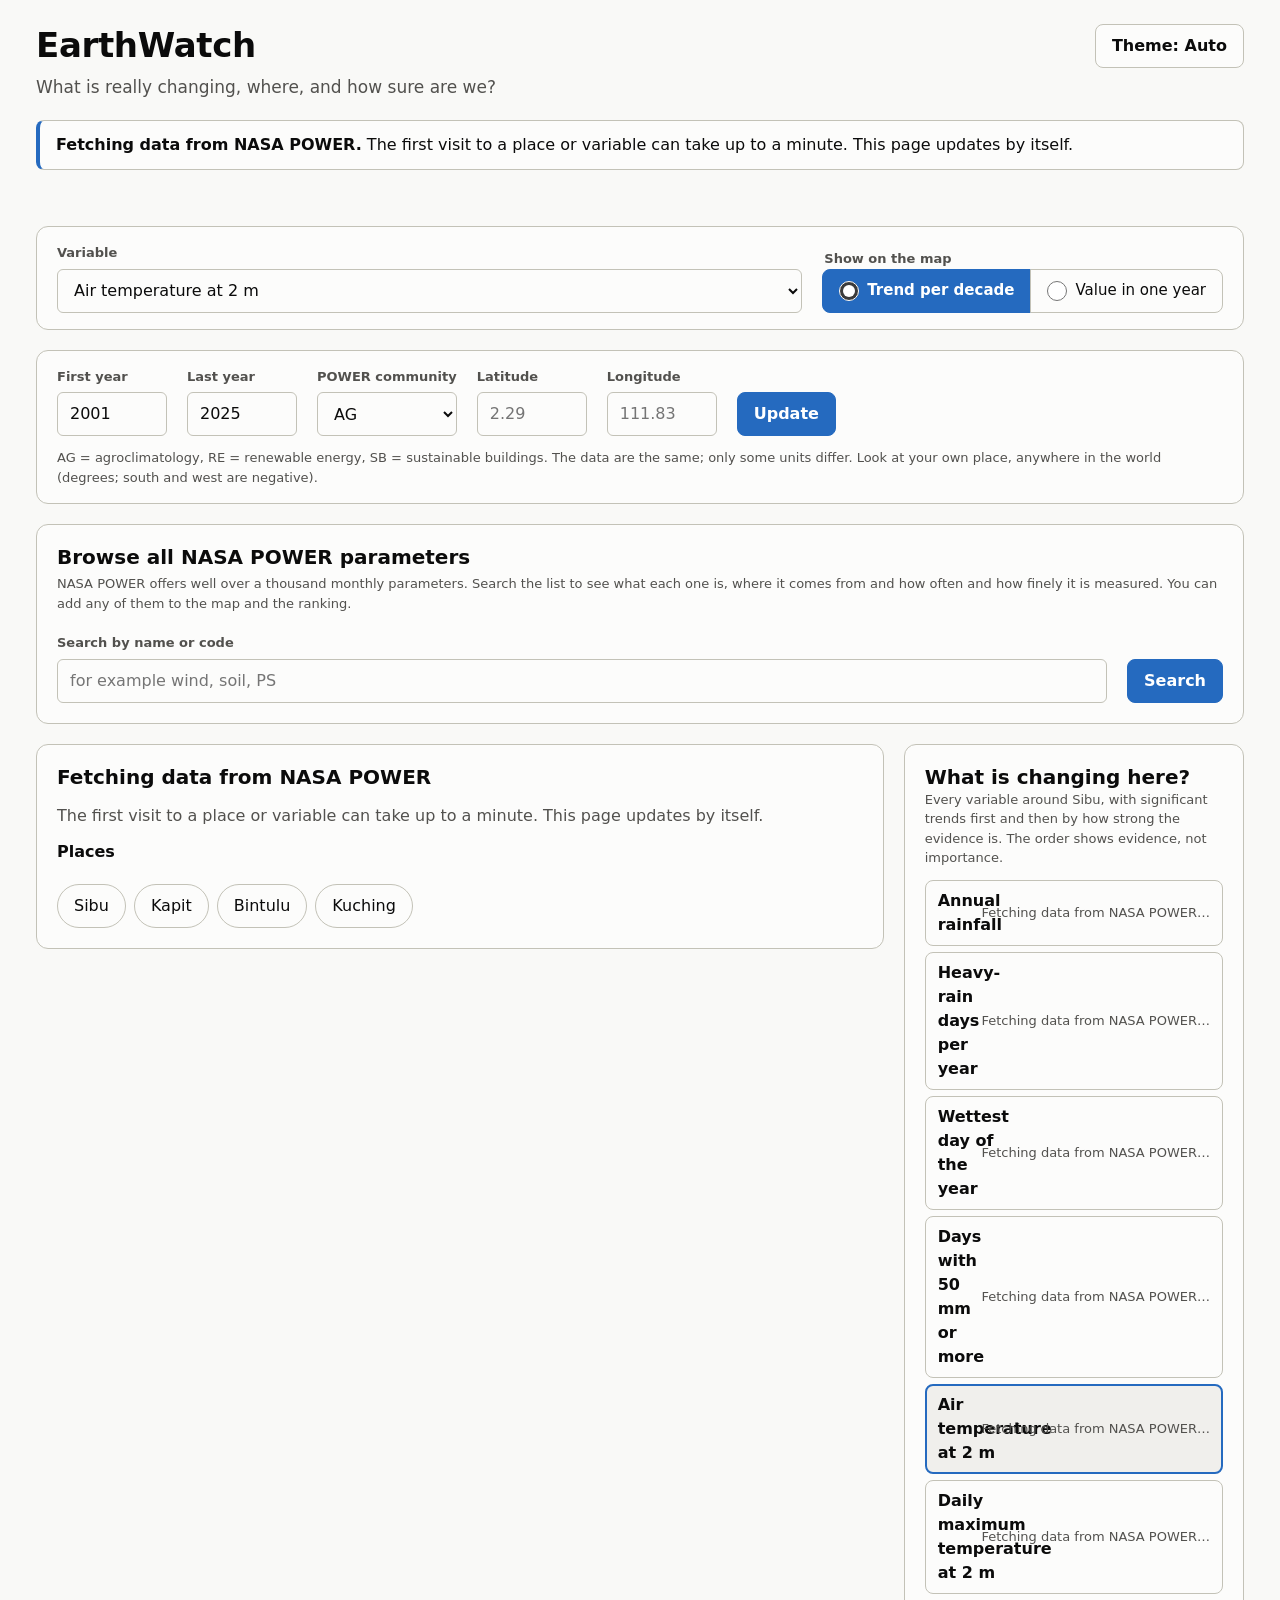
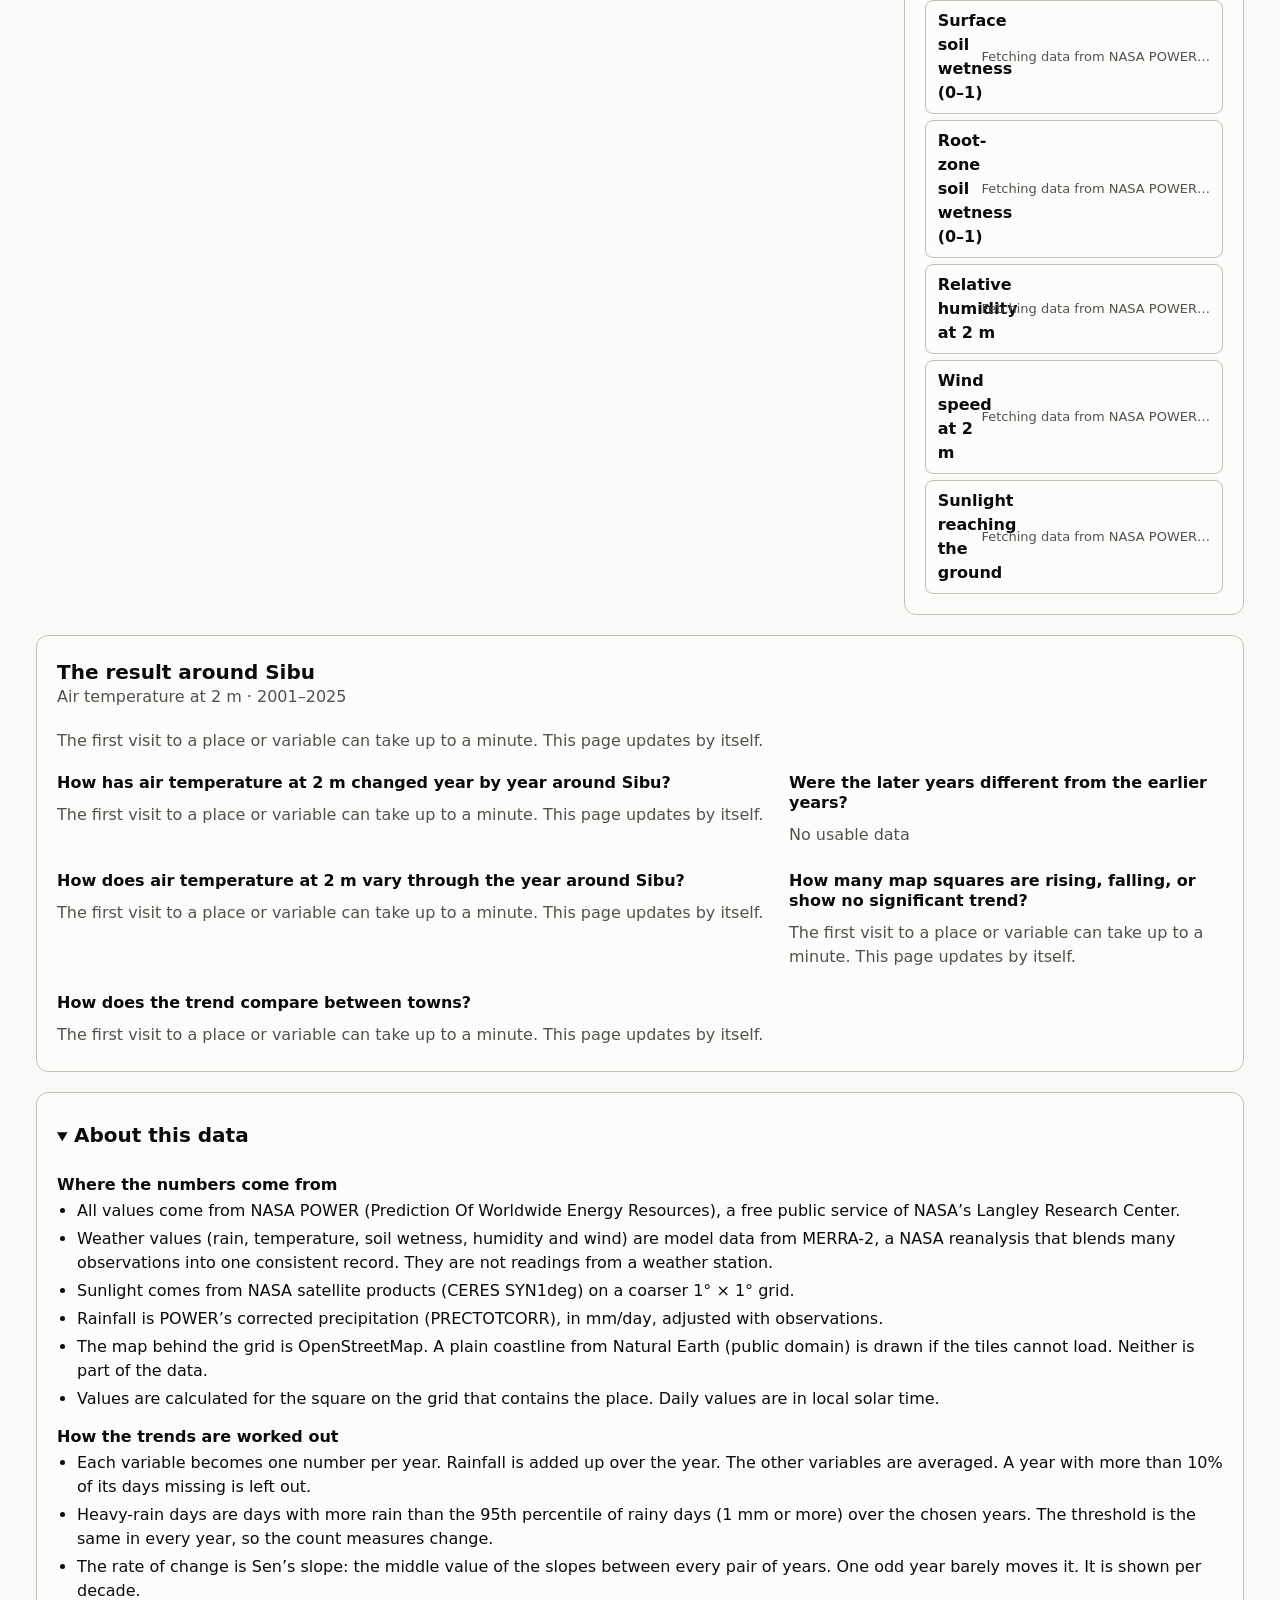
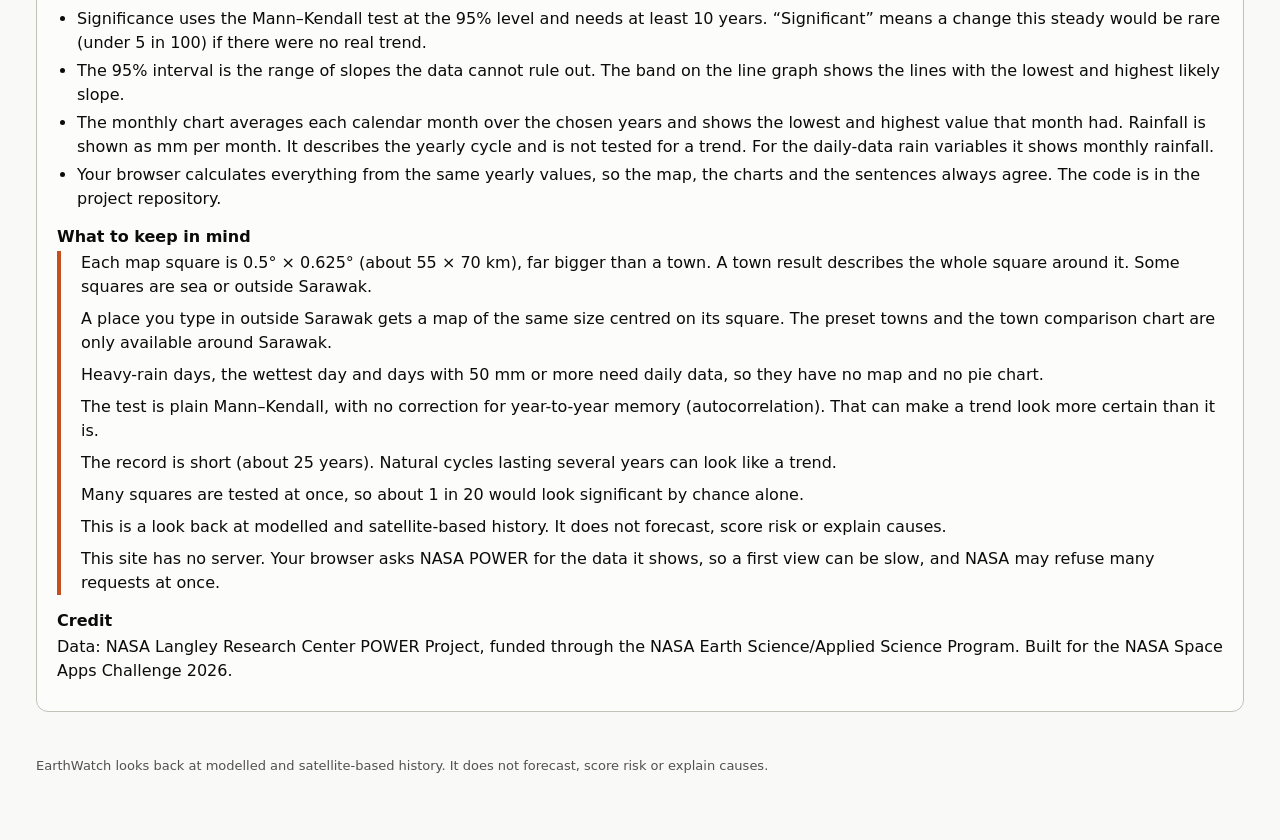
<file: index.html>
<!doctype html>
<html lang="en">
<head>
<meta charset="utf-8">
<meta name="viewport" content="width=device-width, initial-scale=1, viewport-fit=cover">
<meta name="color-scheme" content="light dark">
<meta http-equiv="Content-Security-Policy" content="default-src 'self'; script-src 'self'; style-src 'self'; style-src-attr 'unsafe-inline'; img-src 'self' data: https://tile.openstreetmap.org; connect-src 'self' https://power.larc.nasa.gov; base-uri 'self'; form-action 'self'">
<meta name="referrer" content="strict-origin-when-cross-origin">
<meta name="description" content="Pick an Earth science variable, see how it has changed around your place, how big the change is and how sure we can be. NASA POWER data.">
<title>EarthWatch</title>
<link rel="icon" href="data:,">
<link rel="stylesheet" href="css/earthwatch.css">
<script src="js/boot.js"></script>
<script type="module" src="js/main.js"></script>
</head>
<body>
<a class="skip" href="#result">Skip to the result</a>
<div class="wrap" id="app"><p class="note loading" role="status">Loading EarthWatch…</p></div>
<noscript><p class="note warn">EarthWatch needs JavaScript: this site has no server, so your browser asks NASA POWER for the data and draws the charts.</p></noscript>
<div id="announce" class="sr" aria-live="polite"></div>
</body>
</html>
</file>
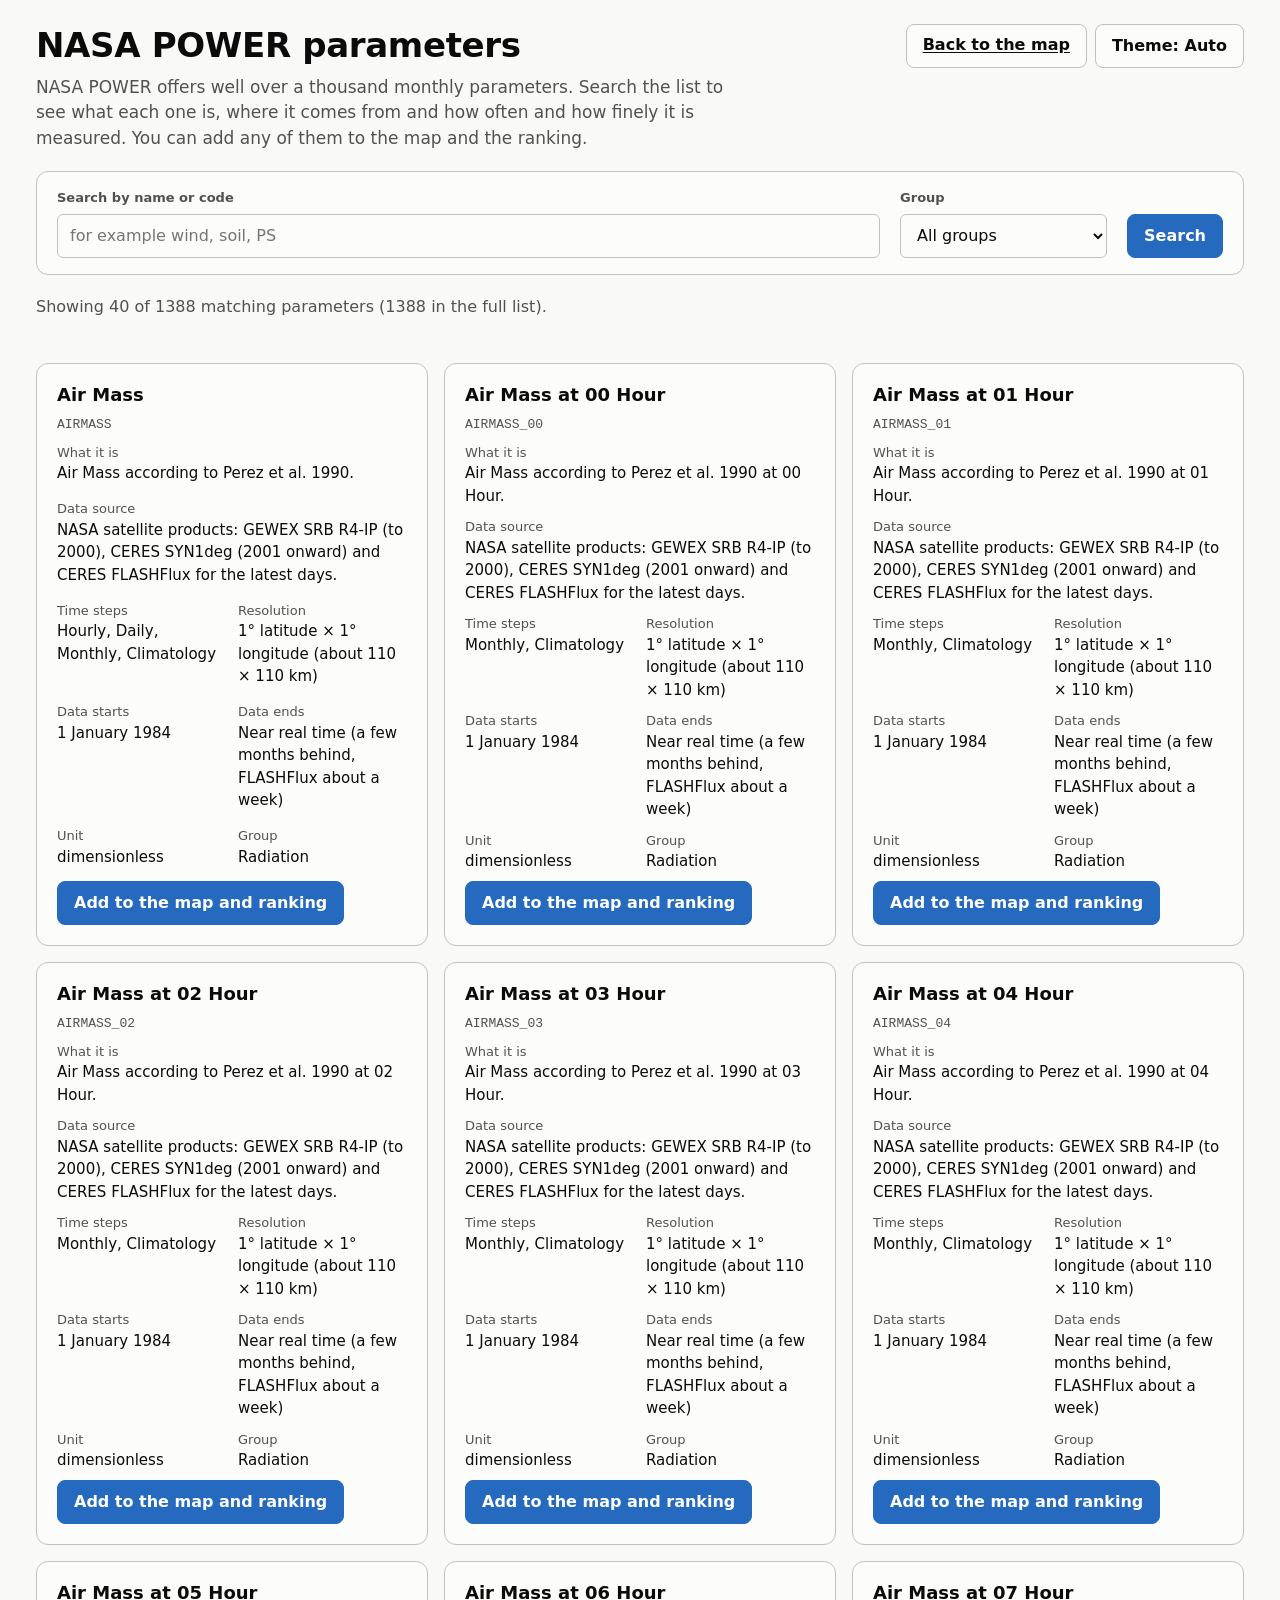
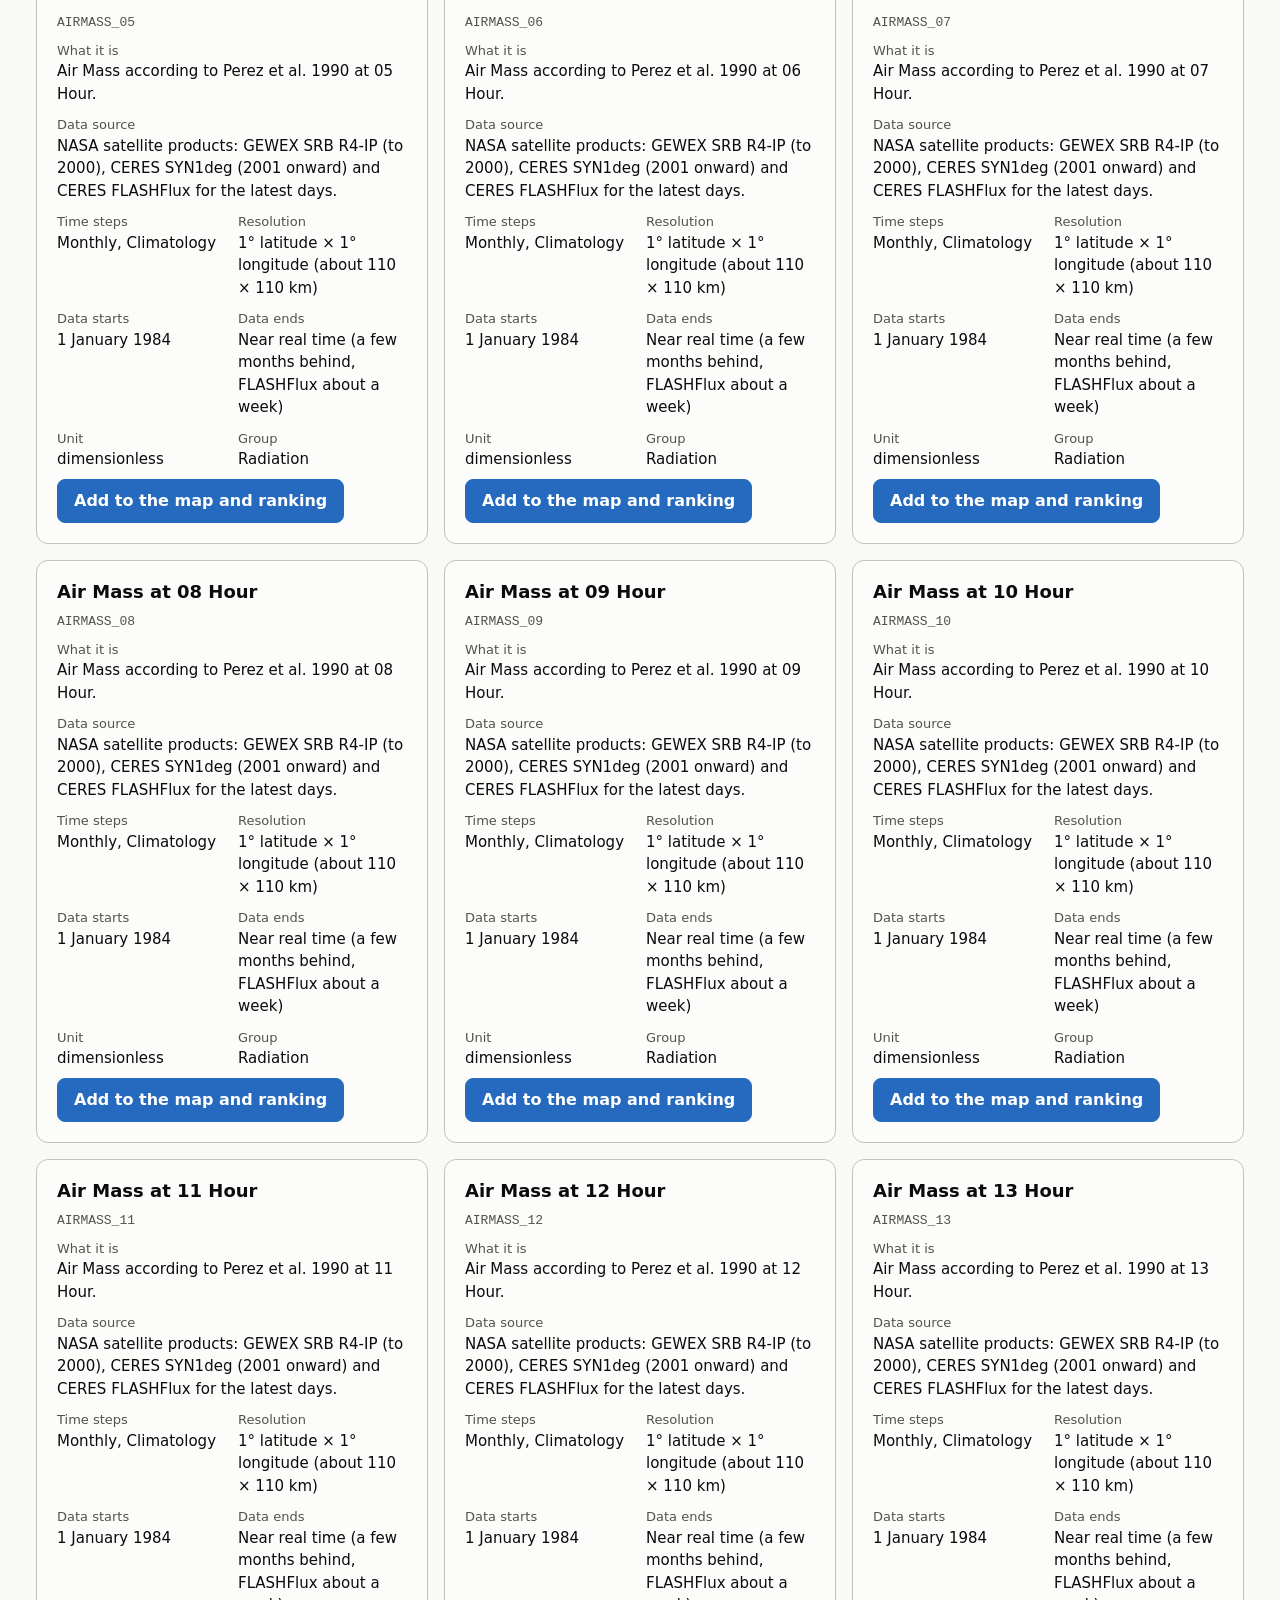
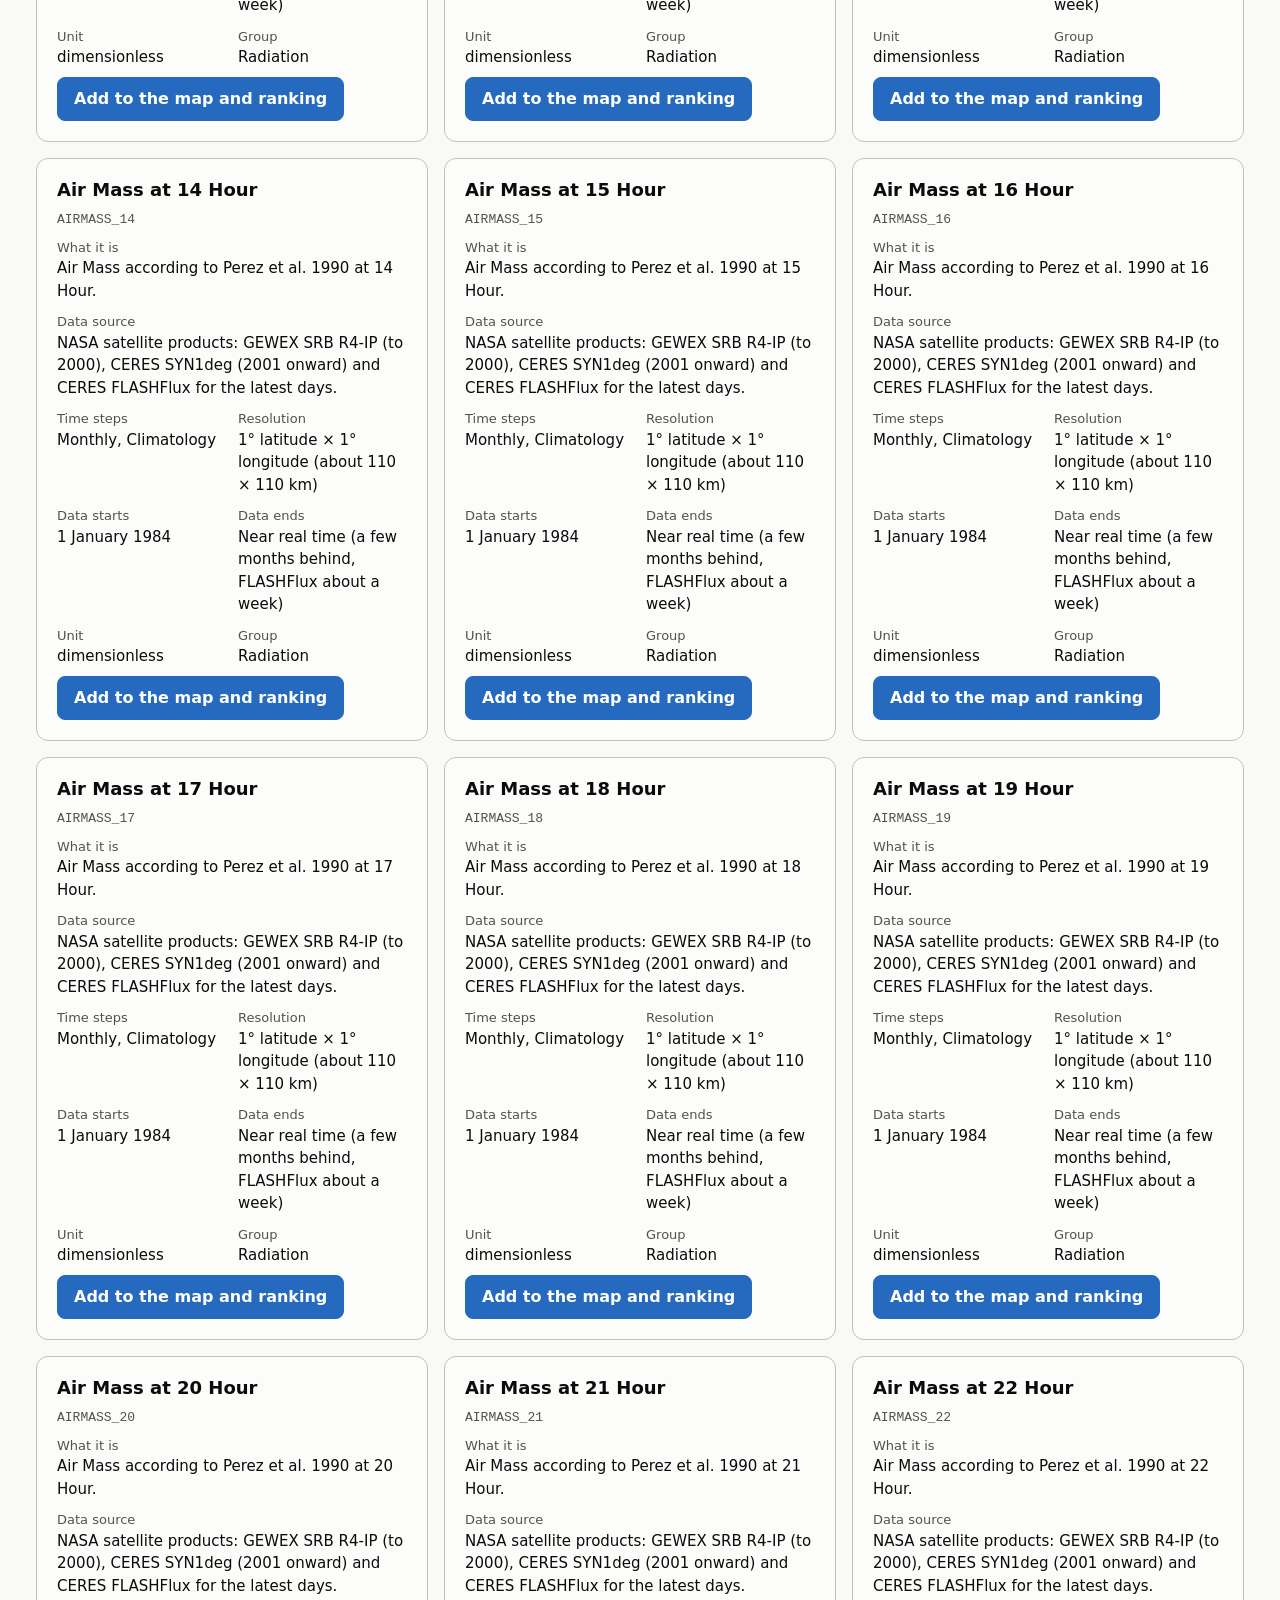
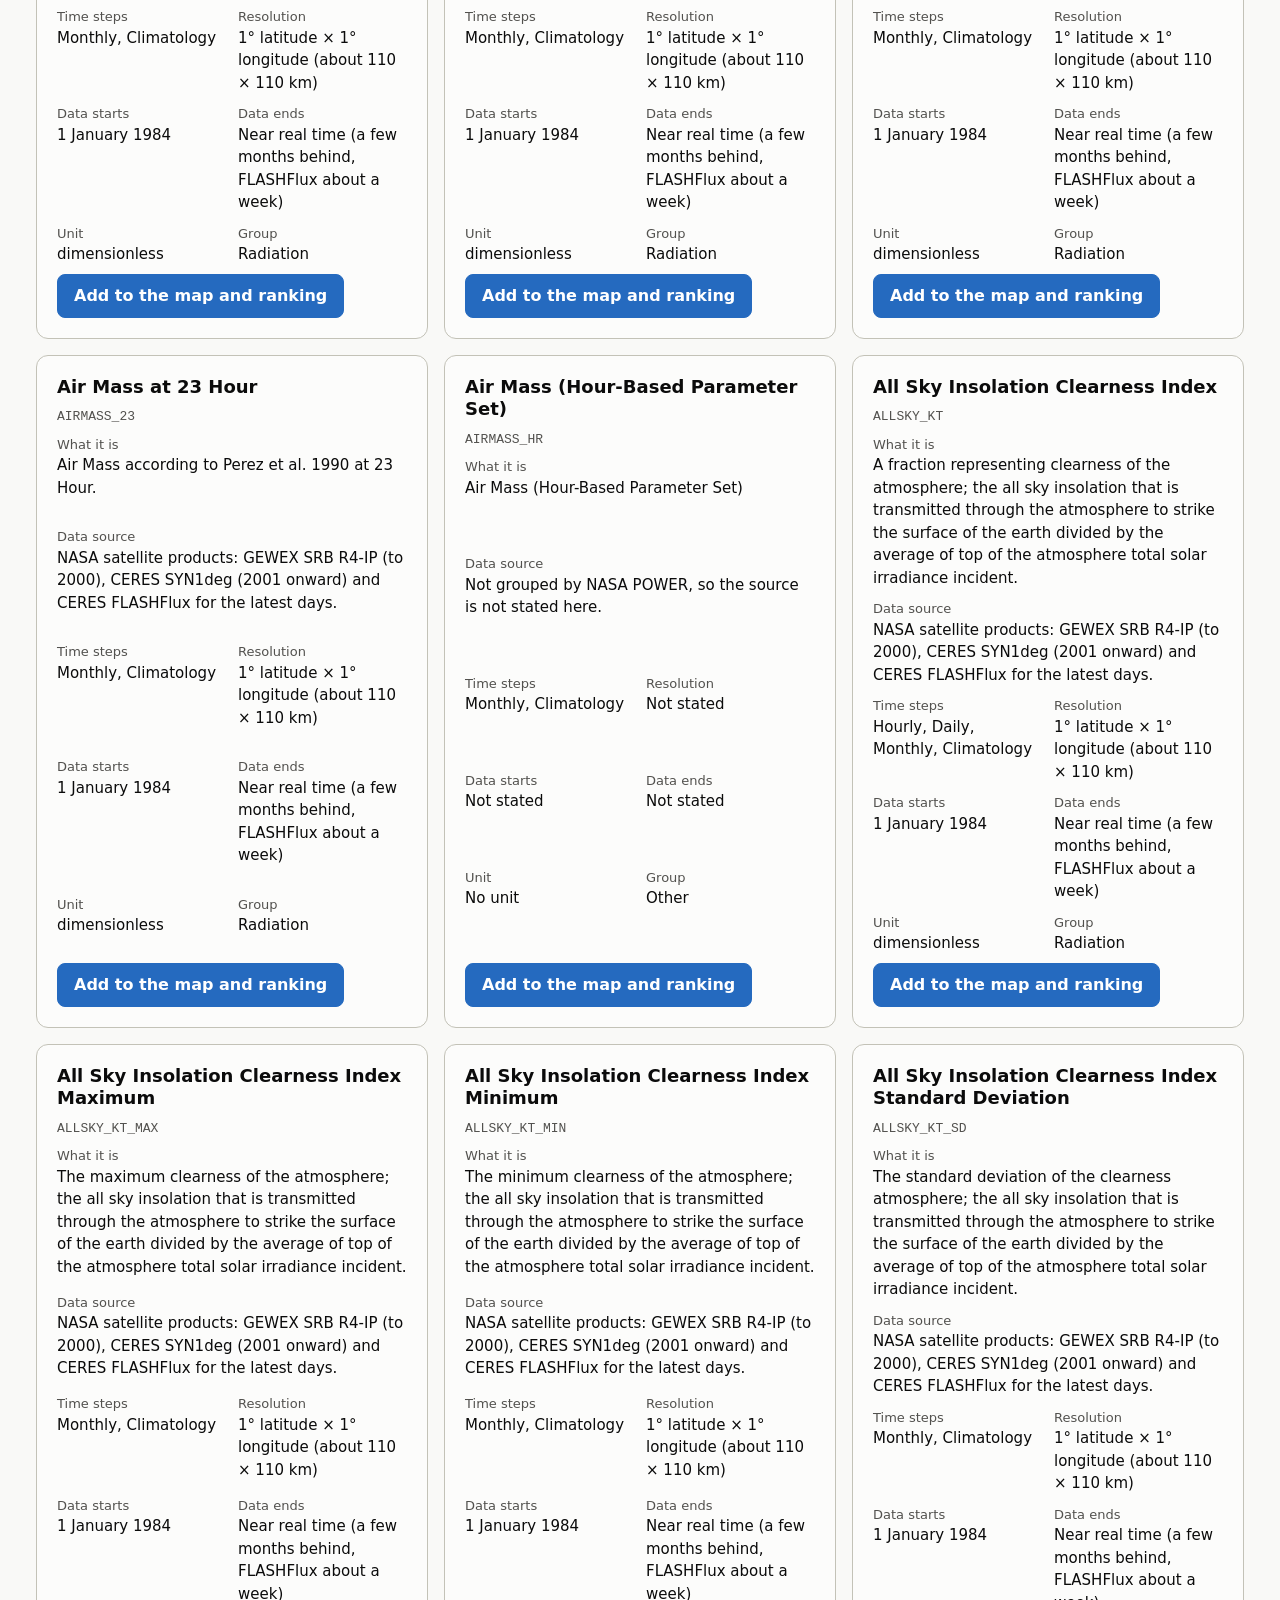
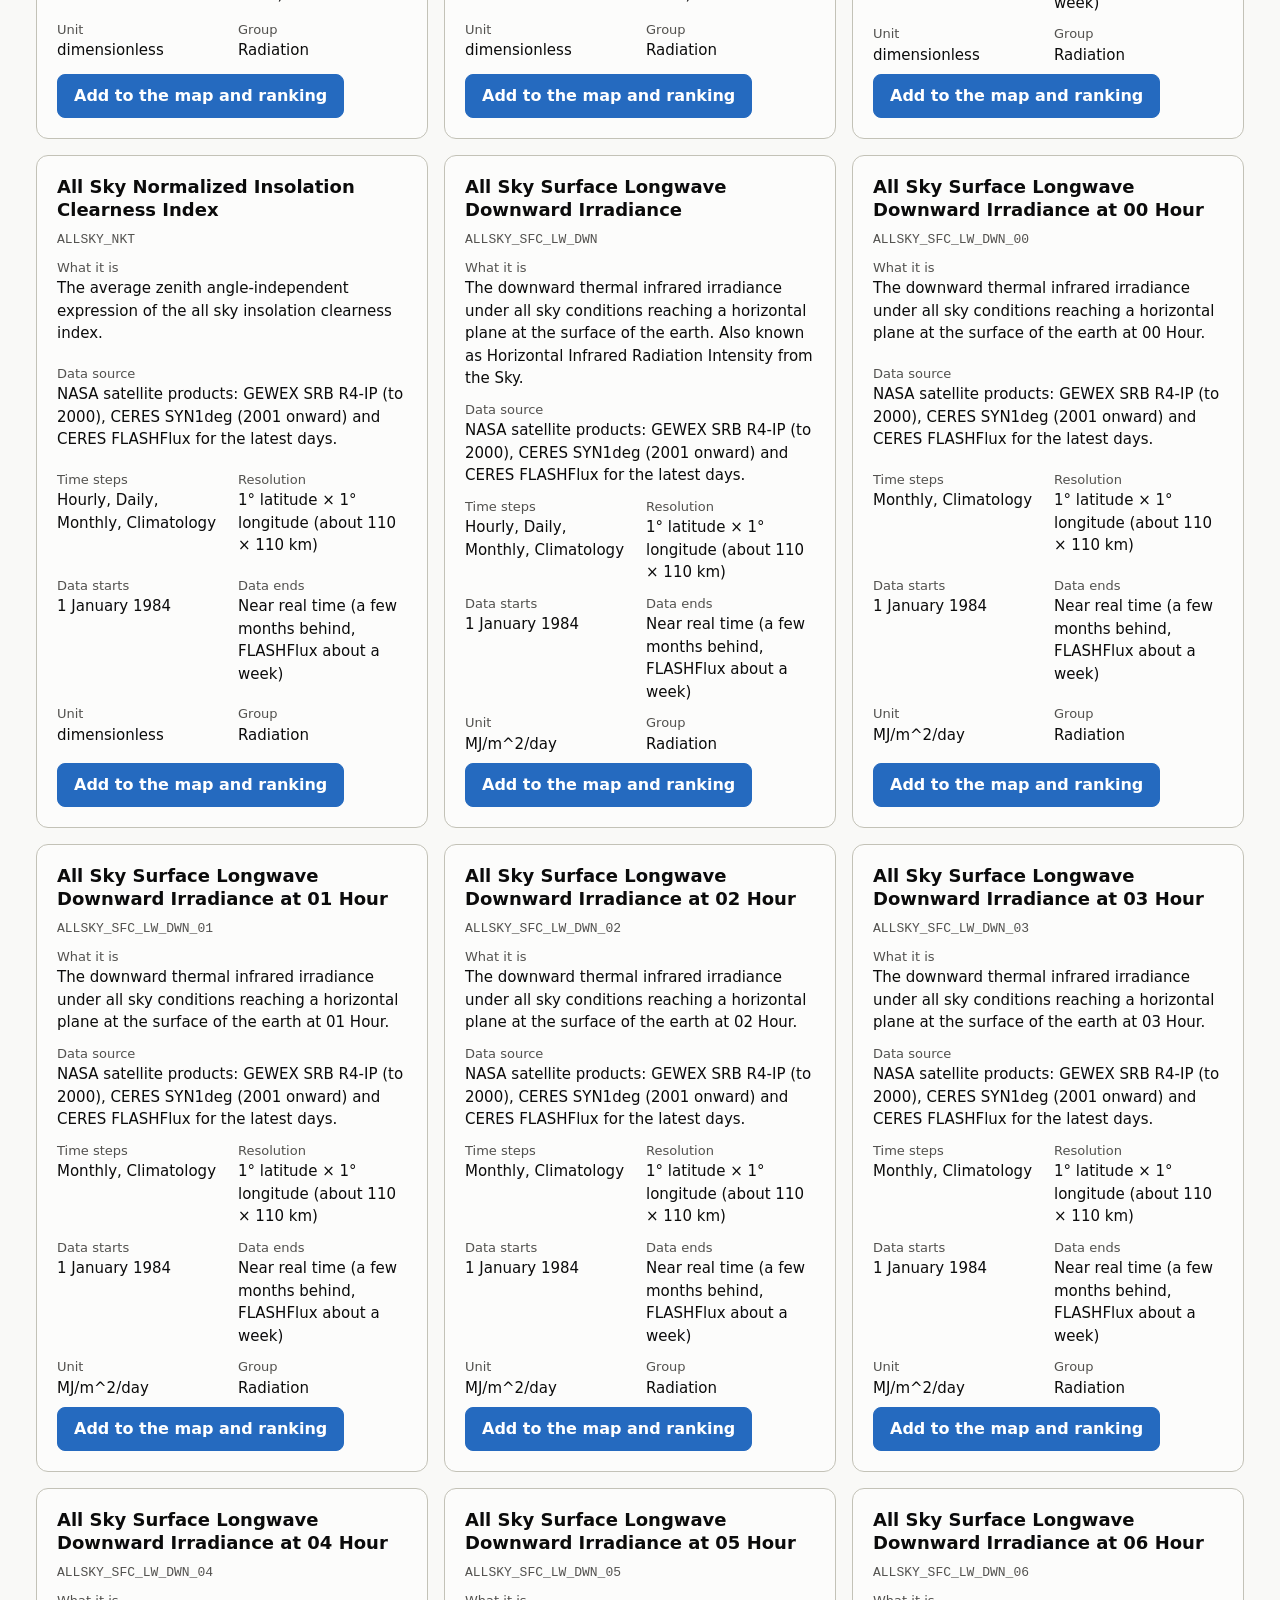
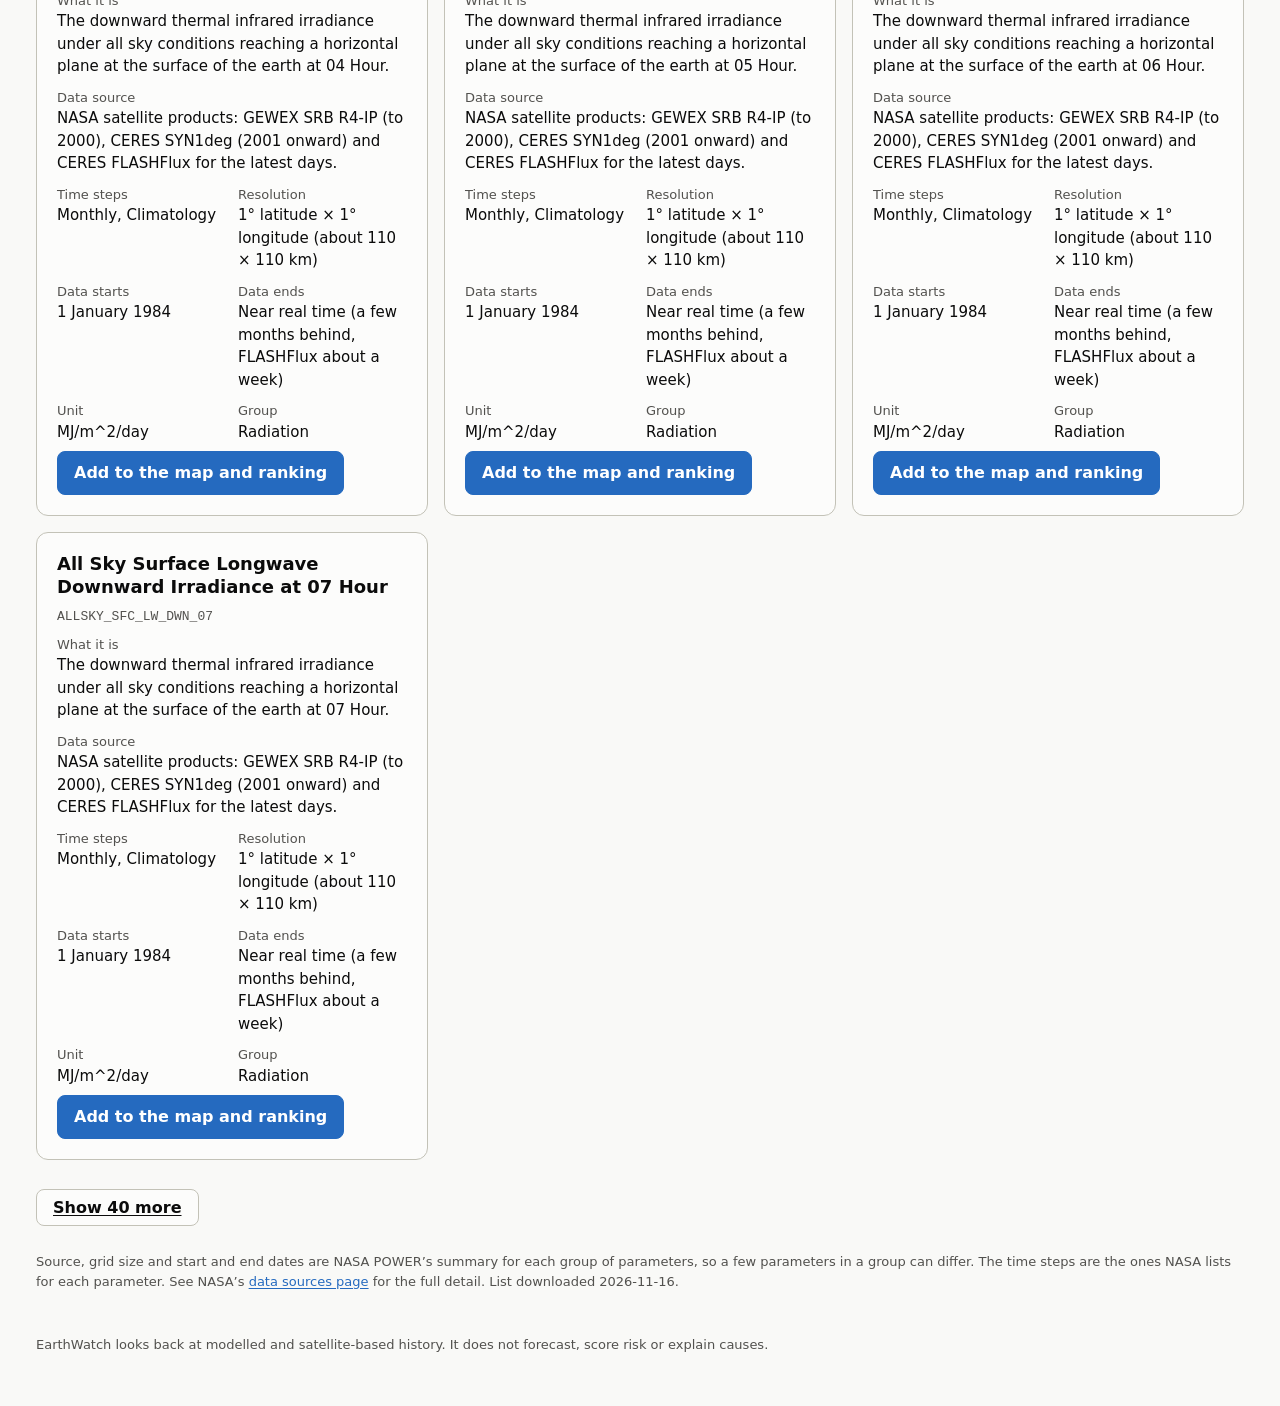
<file: parameters.html>
<!doctype html>
<html lang="en">
<head>
<meta charset="utf-8">
<meta name="viewport" content="width=device-width, initial-scale=1, viewport-fit=cover">
<meta name="color-scheme" content="light dark">
<meta http-equiv="Content-Security-Policy" content="default-src 'self'; script-src 'self'; style-src 'self'; style-src-attr 'unsafe-inline'; img-src 'self' data: https://tile.openstreetmap.org; connect-src 'self' https://power.larc.nasa.gov; base-uri 'self'; form-action 'self'">
<meta name="referrer" content="strict-origin-when-cross-origin">
<meta name="description" content="Pick an Earth science variable, see how it has changed around your place, how big the change is and how sure we can be. NASA POWER data.">
<title>EarthWatch</title>
<link rel="icon" href="data:,">
<link rel="stylesheet" href="css/earthwatch.css">
<script src="js/boot.js"></script>
<script type="module" src="js/params.js"></script>
</head>
<body>
<a class="skip" href="#result">Skip to the parameters</a>
<div class="wrap" id="app"><p class="note loading" role="status">Loading EarthWatch…</p></div>
<noscript><p class="note warn">EarthWatch needs JavaScript: this site has no server, so your browser asks NASA POWER for the data and draws the charts.</p></noscript>
<div id="announce" class="sr" aria-live="polite"></div>
</body>
</html>
</file>
<file: css/earthwatch.css>
/* EarthWatch styles. Tokens first; every colour below uses a token (theme.md).
   Mobile-first: one column under 720px, two columns above. */

:root {
  color-scheme: light;
  --bg: #F9F9F7;
  --surface: #FCFCFB;
  --surface-2: #F0EFEC;
  --text: #0B0B0B;
  --text-muted: #52514E;
  --border: #C3C2B7;
  --accent: #256ABF;
  --accent-contrast: #FFFFFF;
  --warn: #C4501F;
  --rise: #2A78D6;
  --fall: #E34948;
  --neutral: #9AA3A7;
  --nodata: #E1E0D9;
}

@media (prefers-color-scheme: dark) {
  :root:not([data-theme="light"]) {
    color-scheme: dark;
    --bg: #121315;
    --surface: #1B1C1F;
    --surface-2: #26272B;
    --text: #F2F1EE;
    --text-muted: #AAA9A3;
    --border: #3C3D42;
    --accent: #6DA7EC;
    --accent-contrast: #0B0B0B;
    --warn: #F08A5D;
    --rise: #5598E7;
    --fall: #EE7B7A;
    --neutral: #6B7075;
    --nodata: #2E2F33;
  }
}

:root[data-theme="dark"] {
  color-scheme: dark;
  --bg: #121315;
  --surface: #1B1C1F;
  --surface-2: #26272B;
  --text: #F2F1EE;
  --text-muted: #AAA9A3;
  --border: #3C3D42;
  --accent: #6DA7EC;
  --accent-contrast: #0B0B0B;
  --warn: #F08A5D;
  --rise: #5598E7;
  --fall: #EE7B7A;
  --neutral: #6B7075;
  --nodata: #2E2F33;
}

/* ---- base ---- */
*, *::before, *::after { box-sizing: border-box; }
html { -webkit-text-size-adjust: 100%; }
body {
  margin: 0;
  background: var(--bg);
  color: var(--text);
  font: 400 16px/1.5 system-ui, -apple-system, "Segoe UI", Roboto, "Helvetica Neue", Arial, sans-serif;
  padding: env(safe-area-inset-top) env(safe-area-inset-right) env(safe-area-inset-bottom) env(safe-area-inset-left);
}
h1, h2, h3 { margin: 0; font-weight: 600; line-height: 1.25; }
strong, b { font-weight: 600; }
h1 { font-size: 28px; }
h2 { font-size: 20px; }
h3 { font-size: 16px; }
p { margin: 0 0 8px; }
small, .small { font-size: 13px; }
.muted { color: var(--text-muted); }
a { color: var(--accent); text-underline-offset: 2px; }
:focus-visible { outline: 2px solid var(--accent); outline-offset: 2px; }
.sr { position: absolute; width: 1px; height: 1px; overflow: hidden; clip: rect(0 0 0 0); white-space: nowrap; }
.skip { position: absolute; left: 8px; top: -60px; z-index: 10; background: var(--accent); color: var(--accent-contrast);
  padding: 12px 16px; border-radius: 6px; }
.skip:focus { top: 8px; }
[hidden] { display: none !important; }
.num, td, .ax, .cv { font-variant-numeric: tabular-nums; }
.nojs { display: none; }
html:not(.js) .nojs { display: block; }
html:not(.js) #theme { display: none; }
.skip-inline { position: absolute; left: -9999px; }
.skip-inline:focus { position: static; display: inline-block; margin: 0 0 8px; padding: 8px 12px; background: var(--accent);
  color: var(--accent-contrast); border-radius: 6px; }
.gap { margin-top: 16px; }
.gap-s { margin-top: 8px; }
.flush { margin: 0; }
.span2 { grid-column: 1 / -1; }
.scrollx { overflow-x: auto; }

/* ---- layout ---- */
.wrap { max-width: 1240px; margin: 0 auto; padding: 24px 16px 48px; display: flex; flex-direction: column; gap: 20px; }
.top { display: flex; flex-wrap: wrap; gap: 8px 16px; align-items: flex-start; justify-content: space-between; }
.top h1 { font-size: 34px; letter-spacing: -0.01em; }
.top .tag { margin: 8px 0 0; font-size: 17px; color: var(--text-muted); max-width: 720px; }
main { display: flex; flex-direction: column; gap: 20px; min-width: 0; }
.row2 { display: flex; flex-wrap: wrap; gap: 20px; align-items: flex-start; }
.mapcard { flex: 999 1 520px; min-width: 0; display: flex; flex-direction: column; gap: 14px; }
.sidecard { flex: 1 1 340px; min-width: 0; }
.mapcard > *, .sidecard > * { margin-top: 0; margin-bottom: 0; }

.card { background: var(--surface); border: 1px solid var(--border); border-radius: 12px; padding: 20px; min-width: 0; }
.card > h2, .card > h3 { margin-bottom: 8px; }
.mapcard > h2, .sidecard > h2 { margin-bottom: 0; }
.stack > * + * { margin-top: 12px; }
.controls { display: flex; flex-wrap: wrap; gap: 20px; align-items: flex-end; padding: 16px 20px; }
.field { display: flex; flex-direction: column; gap: 6px; min-width: 0; }
.field > label, .field > .lab { font-size: 13px; font-weight: 600; color: var(--text-muted); margin: 0; }
.field input[type="number"] { width: 110px; }
.field.grow { flex: 1 1 260px; }
.field .row { align-items: center; }
.add { margin: 0; padding: 0; border: 0; }

/* ---- notices ---- */
.note { border: 1px solid var(--border); border-left: 4px solid var(--accent); background: var(--surface);
  border-radius: 8px; padding: 12px 16px; margin: 0 0 16px; }
.note.warn { border-left-color: var(--warn); }
.note.loading { border-left-color: var(--accent); }
.err { border-left: 4px solid var(--warn); background: var(--surface-2); padding: 12px; border-radius: 6px; margin: 0; }

/* ---- controls ---- */
label, legend { font-size: 13px; font-weight: 600; display: block; margin-bottom: 4px; }
select, input[type="text"], input[type="number"], .btn {
  font: inherit; font-size: 16px; min-height: 44px; border-radius: 6px; border: 1px solid var(--border);
  background: var(--surface); color: var(--text); padding: 8px 12px; width: 100%;
}
.btn { width: auto; border-radius: 8px; background: var(--accent); color: var(--accent-contrast); border-color: var(--accent);
  font-weight: 600; cursor: pointer; padding: 8px 16px; }
.btn.quiet { background: var(--surface); color: var(--text); border-color: var(--border); }
.btn:disabled { opacity: .6; cursor: default; }
fieldset { border: 0; padding: 0; margin: 0; min-width: 0; }
.seg { display: flex; flex-wrap: nowrap; gap: 0; }
.seg label { display: inline-flex; align-items: center; gap: 8px; min-height: 44px; padding: 0 16px; margin: 0 0 0 -1px;
  border: 1px solid var(--border); background: var(--surface); font-size: 15px; font-weight: 400; cursor: pointer; color: var(--text); }
.seg label:first-child { border-radius: 8px 0 0 8px; margin-left: 0; }
.seg label:last-child { border-radius: 0 8px 8px 0; }
.seg input { width: 20px; height: 20px; accent-color: var(--accent); margin: 0; }
.seg label:has(input:checked) { background: var(--accent); border-color: var(--accent); color: var(--accent-contrast); font-weight: 600; }
.seg label:has(input:checked) input { accent-color: var(--accent-contrast); }
.row { display: flex; flex-wrap: wrap; gap: 8px; align-items: flex-end; }
.row > .grow { flex: 1 1 140px; min-width: 0; }
.add { margin-top: 16px; padding-top: 16px; border-top: 1px solid var(--border); }
.hint { font-size: 13px; color: var(--text-muted); margin: 4px 0 0; }
.chips { display: flex; flex-wrap: wrap; gap: 8px; margin: 0; padding: 0; list-style: none; }
.chips a { display: inline-flex; align-items: center; min-height: 44px; padding: 0 16px; border: 1px solid var(--border); border-radius: 22px; background: var(--surface); color: var(--text); text-decoration: none; }
.chips a[aria-current="true"] { background: var(--accent); border-color: var(--accent); color: var(--accent-contrast); font-weight: 600; }
details > summary { cursor: pointer; font-weight: 600; min-height: 44px; padding: 10px 0; }
.about summary h2 { display: inline; }
details.settings { margin-top: 12px; }
details.settings .grid2 { display: grid; gap: 12px; grid-template-columns: repeat(2, minmax(0, 1fr)); margin-top: 8px; }

/* year slider */
.yearbox { flex: 1 1 300px; }
.yearbox .line { display: flex; align-items: center; gap: 12px; }
.yearbox output { font-weight: 600; min-width: 4ch; font-variant-numeric: tabular-nums; }
input[type="range"] { flex: 1; min-width: 0; height: 44px; accent-color: var(--accent); background: transparent; }
input[type="range"]::-webkit-slider-thumb { width: 28px; height: 28px; }
input[type="range"]::-moz-range-thumb { width: 28px; height: 28px; }
#play { min-width: 96px; }
html:not(.js) #play { display: none; }

/* ---- map ---- */
.mapscroll { overflow-x: auto; border-radius: 8px; border: 1px solid var(--border); background: var(--nodata); -webkit-overflow-scrolling: touch; }
.mapscroll:focus-visible { outline-offset: -2px; }
.mapgrid { display: block; width: 100%; height: auto; }
.mapgrid .frame { fill: var(--nodata); stroke: none; }
.mapgrid .tile { pointer-events: none; }
.mapgrid .cell { fill: transparent; stroke: var(--text); stroke-opacity: .5; stroke-width: 1px; vector-effect: non-scaling-stroke; }
.mapgrid .cell.shade { fill-opacity: .6; }
.mapgrid .cell.nodata.shade { fill: var(--nodata); }
.mapgrid .cv { font-size: 17px; font-weight: 600; fill: var(--text); paint-order: stroke; stroke: var(--surface); stroke-width: 3px; stroke-linejoin: round; }
.mapgrid .cv.ns { font-weight: 400; fill: var(--text-muted); }
.mapgrid .ca { font-size: 14px; fill: var(--text); paint-order: stroke; stroke: var(--surface); stroke-width: 3px; stroke-linejoin: round; }
.mapgrid .ca.rise { fill: var(--rise); }
.mapgrid .ca.fall { fill: var(--fall); }
.mapgrid a { cursor: pointer; }
.mapgrid a.cellink:focus-visible { outline: none; }
.mapgrid a.cellink:focus-visible .cell { stroke: var(--accent); stroke-opacity: 1; stroke-width: 3px; }
.mapgrid a.cellink:hover .cell { stroke-opacity: 1; stroke-width: 2px; }
.mapgrid .coast { fill: none; stroke: var(--text-muted); stroke-width: 1px; stroke-linejoin: round;
  vector-effect: non-scaling-stroke; pointer-events: none; }
.mapgrid .selected { stroke: var(--text); stroke-width: 3px; vector-effect: non-scaling-stroke; pointer-events: none; }
.mapgrid .hit { fill: none; pointer-events: all; }
.mapgrid .town { fill: var(--text); stroke: var(--surface); stroke-width: 2px; }
.mapgrid .town.on { fill: var(--accent); }
.mapgrid .tl { pointer-events: none; }
.mapgrid .tbg { fill: var(--surface); stroke: var(--text); stroke-width: 1px; vector-effect: non-scaling-stroke; }
.mapgrid .tn { font-size: 17px; font-weight: 600; fill: var(--text); }
.mapgrid a.townlink:focus-visible { outline: none; }
.mapgrid a.townlink:focus-visible .town { stroke: var(--accent); stroke-width: 4px; }
.legend { display: flex; flex-wrap: wrap; gap: 8px 16px; align-items: center; margin: 0; font-size: 13px; }
.legend .ramp { display: flex; align-items: flex-start; gap: 2px; }
.legend .step { display: flex; flex-direction: column; align-items: center; min-width: 36px; }
.legend .sw { width: 36px; height: 16px; border: 1px solid var(--border); border-radius: 2px; }
.legend .lb { min-height: 20px; line-height: 20px; font-variant-numeric: tabular-nums; white-space: nowrap; }
.legend .dot { display: inline-block; width: 12px; height: 12px; border-radius: 50%; background: var(--text);
  border: 2px solid var(--surface); box-shadow: 0 0 0 1px var(--border); vertical-align: -2px; }
.legend .nd { width: 16px; height: 16px; border: 1px solid var(--border); border-radius: 2px; background: var(--nodata); display: inline-block; vertical-align: -3px; }
.legend .faded { display: inline-block; width: 16px; height: 16px; border: 1px solid var(--border); border-radius: 2px; vertical-align: -3px; }
.legend .tt { font-weight: 600; flex-basis: 100%; }
.tablewrap { overflow-x: auto; }
table { border-collapse: collapse; width: 100%; font-size: 14px; }
th, td { text-align: left; padding: 8px; border-bottom: 1px solid var(--border); white-space: nowrap; }
th { font-weight: 600; font-size: 13px; color: var(--text-muted); }
tbody tr:nth-child(even) { background: var(--surface-2); }

/* ---- results ---- */
.sentence { font-size: 18px; line-height: 1.45; margin: 8px 0 12px; }
.badge { display: inline-flex; align-items: center; gap: 6px; font-size: 13px; font-weight: 600; padding: 2px 10px;
  border: 2px solid var(--neutral); border-radius: 999px; background: var(--surface); color: var(--text); white-space: nowrap; }
.badge.rise { border-color: var(--rise); }
.badge.fall { border-color: var(--fall); }
.badge .g { font-size: 12px; }
.badge.rise .g { color: var(--rise); }
.badge.fall .g { color: var(--fall); }
.badge.none .g { color: var(--neutral); }
.facts, .statsgrid { display: flex; flex-wrap: wrap; gap: 12px; margin: 0; }
.facts div, .statsgrid div { flex: 1 1 130px; background: var(--bg); border-radius: 8px; padding: 12px 14px; }
.facts dt, .statsgrid dt { font-size: 13px; color: var(--text-muted); }
.facts dd, .statsgrid dd { margin: 0; font-size: 22px; font-weight: 600; font-variant-numeric: tabular-nums; }
.placecard { display: flex; flex-direction: column; gap: 20px; padding: 24px 20px; }
.placecard > h2 { font-size: 24px; margin: 0; }
.placecard .sentence { max-width: 820px; margin: 0; }
.charts { display: flex; flex-wrap: wrap; gap: 24px; }
.cpanel { min-width: 0; display: flex; flex-direction: column; gap: 10px; }
.cpanel > * { margin: 0; }
.cpanel.wide { flex: 2 1 420px; }
.cpanel.narrow { flex: 1 1 290px; }
.rank { list-style: none; margin: 12px 0 0; padding: 0; display: flex; flex-direction: column; gap: 6px; }
.rank li { border: 1px solid var(--border); border-radius: 8px; background: var(--surface); padding: 8px 12px; min-height: 52px;
  display: grid; grid-template-columns: minmax(0, 1fr) auto; gap: 0 12px; align-items: center; }
.rank li[aria-current="true"] { border: 2px solid var(--accent); background: var(--surface-2); padding: 7px 11px; }
.rank a { font-weight: 600; min-height: 44px; display: inline-flex; align-items: center; color: var(--text); text-decoration: none; }
.rank a:hover { text-decoration: underline; }
.rank .detail { grid-column: 1 / -1; font-size: 13px; color: var(--text-muted); font-variant-numeric: tabular-nums; margin-top: -8px; padding-bottom: 4px; }
.rank .detail .arrow { font-size: 12px; margin-right: 4px; }
.arrow.rise { color: var(--rise); }
.arrow.fall { color: var(--fall); }
.arrow.none { color: var(--neutral); }

/* ---- charts ---- */
.chartbox { container-type: inline-size; container-name: chart; }
.chart { display: block; width: 100%; max-width: 600px; height: auto; margin: 0 auto; overflow: visible; }
.chart .gl { stroke: var(--border); stroke-width: 1px; }
.chart .axis { stroke: var(--text-muted); stroke-width: 1px; }
.chart .zero { stroke: var(--text); stroke-width: 1.5px; }
.chart .ax { fill: var(--text-muted); font-size: 17px; }
.chart .ax.name { fill: var(--text); font-weight: 600; }
.chart .lbl { fill: var(--text); font-size: 17px; }
.chart .series { fill: none; stroke: var(--text-muted); stroke-width: 1.5px; }
.chart .pt { fill: var(--surface); stroke: var(--text); stroke-width: 2px; }
.chart .trendline { stroke: var(--accent); stroke-width: 3px; stroke-dasharray: 9 6; }
.chart .band { fill: var(--accent); fill-opacity: .15; }
.chart .mline { fill: none; stroke: var(--accent); stroke-width: 2.5px; }
.chart .hb.early { stroke: var(--text-muted); stroke-width: 1.2px; }
.chart .hb.late { fill: var(--warn); fill-opacity: .85; }
.chart .slice { stroke: var(--surface); stroke-width: 2px; }
.chart .whisker { stroke: var(--text); stroke-width: 2px; }
.chart .g.rise { fill: var(--rise); }
.chart .g.fall { fill: var(--fall); }
.chart .g.none { fill: var(--neutral); }
@container chart (min-width: 381px) { .chart .ax, .chart .lbl { font-size: 14px; } }
@container chart (min-width: 521px) { .chart .ax, .chart .lbl { font-size: 12.5px; } }
.key { display: flex; flex-wrap: wrap; gap: 4px 16px; list-style: none; margin: 8px 0 0; padding: 0; font-size: 13px; }
.key .k { margin-right: 4px; }
.k-data, .k-early { color: var(--text-muted); }
.k-trend, .k-band { color: var(--accent); }
.k-late { color: var(--warn); }
.k-rise { color: var(--rise); }
.k-fall { color: var(--fall); }
.k-none { color: var(--neutral); }
.k-whisker { color: var(--text); }
.summary { font-size: 13px; color: var(--text-muted); margin: 8px 0 0; }

/* ---- about ---- */
.about h3 { margin: 16px 0 4px; }
.limits { border-left-color: var(--warn); }
.about ul { margin: 0; padding-left: 20px; }
.about li { margin-bottom: 4px; }
.limits { border-left: 4px solid var(--warn); padding-left: 16px; list-style: none; margin: 0; }
.limits li { margin-bottom: 8px; }
footer { color: var(--text-muted); font-size: 13px; padding: 24px 0 8px; }

/* ---- theme switch, busy ---- */
.theme { display: inline-flex; align-items: center; gap: 8px; }
.theme .btn { min-height: 44px; }
#busy { position: fixed; left: 50%; bottom: calc(16px + env(safe-area-inset-bottom)); transform: translateX(-50%);
  background: var(--surface); border: 1px solid var(--border); border-left: 4px solid var(--accent); border-radius: 8px;
  padding: 12px 16px; max-width: calc(100vw - 32px); z-index: 20; }

@media (prefers-reduced-motion: reduce) {
  * { transition: none !important; animation: none !important; scroll-behavior: auto !important; }
}

/* map extras */
.check { display: flex; gap: 8px; align-items: center; font-size: 14px; font-weight: 400; min-height: 44px; margin: 0; }
.check input { width: 20px; height: 20px; accent-color: var(--accent); margin: 0; }
.legend .lg { font-size: 13px; }
.legend .lg.rise { color: var(--rise); }
.legend .lg.fall { color: var(--fall); }
/* the tiles are bright; in the dark theme they are dimmed so the numbers stay readable */
@media (prefers-color-scheme: dark) {
  :root:not([data-theme="light"]) .mapgrid .tiles { filter: brightness(.62) contrast(1.05); }
}
:root[data-theme="dark"] .mapgrid .tiles { filter: brightness(.62) contrast(1.05); }

.pan { display: flex; flex-wrap: wrap; gap: 8px; align-items: center; }
.pan .btn { min-height: 44px; }
html.js .draggable .mapgrid { cursor: grab; }
html.js .draggable.dragging .mapgrid, html.js .draggable.dragging .mapgrid a { cursor: grabbing; }
.draggable.dragging { user-select: none; }

/* browse all parameters */
.browse > h2 { margin-bottom: 4px; }
.browseform { padding: 12px 0 0; }
.pcards { list-style: none; margin: 16px 0; padding: 0; display: grid; gap: 16px; grid-template-columns: repeat(auto-fill, minmax(min(100%, 320px), 1fr)); }
.pcard { display: flex; flex-direction: column; gap: 8px; }
.pcard h2 { font-size: 18px; margin: 0; }
.pcard dl { margin: 0; display: grid; grid-template-columns: repeat(2, minmax(0, 1fr)); gap: 10px 12px; flex: 1; }
.pcard dl > div { min-width: 0; }
.pcard dl > .wide2 { grid-column: 1 / -1; }
.pcard dt { font-size: 13px; color: var(--text-muted); }
.pcard dd { margin: 0; font-size: 15px; overflow-wrap: anywhere; }
.pcard .btn, .pcard .badge { align-self: flex-start; text-decoration: none; display: inline-flex; align-items: center; }
code { font-family: ui-monospace, "SF Mono", Menlo, Consolas, monospace; font-size: 13px; }
</file>
